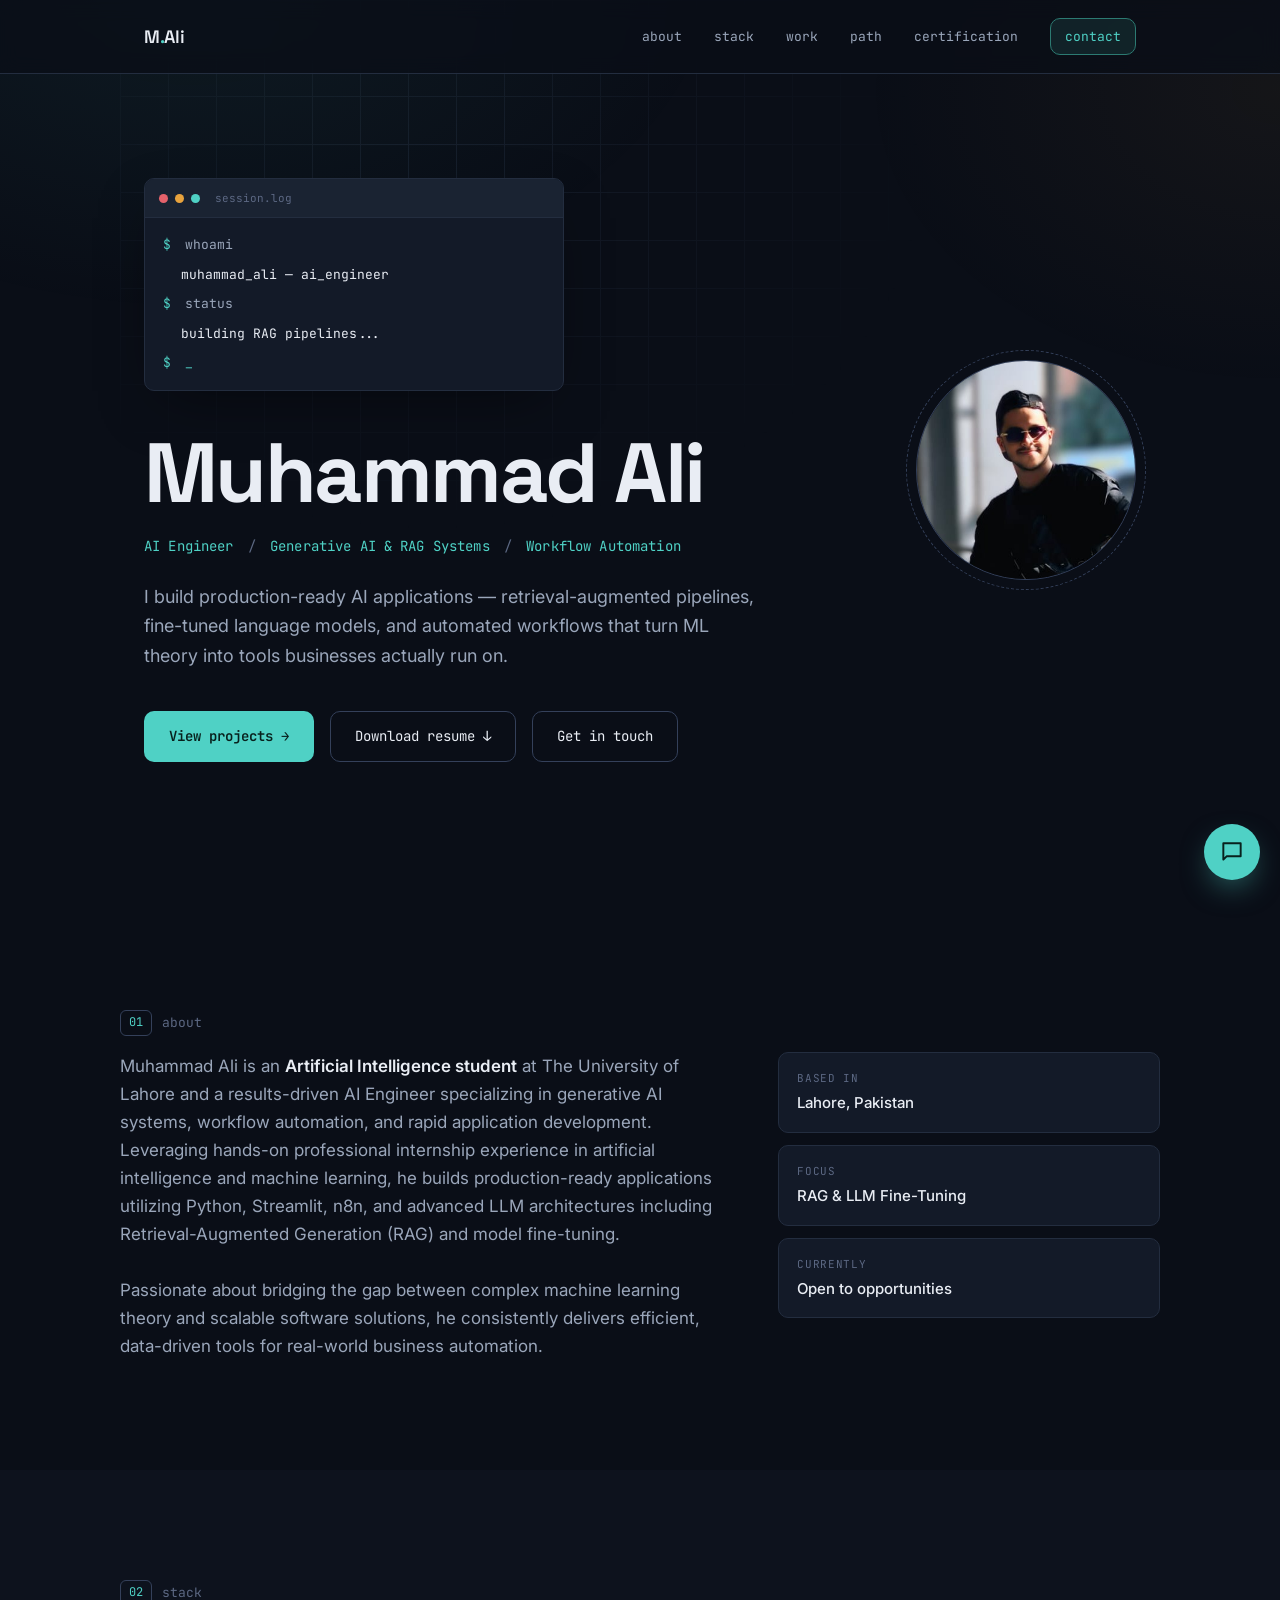
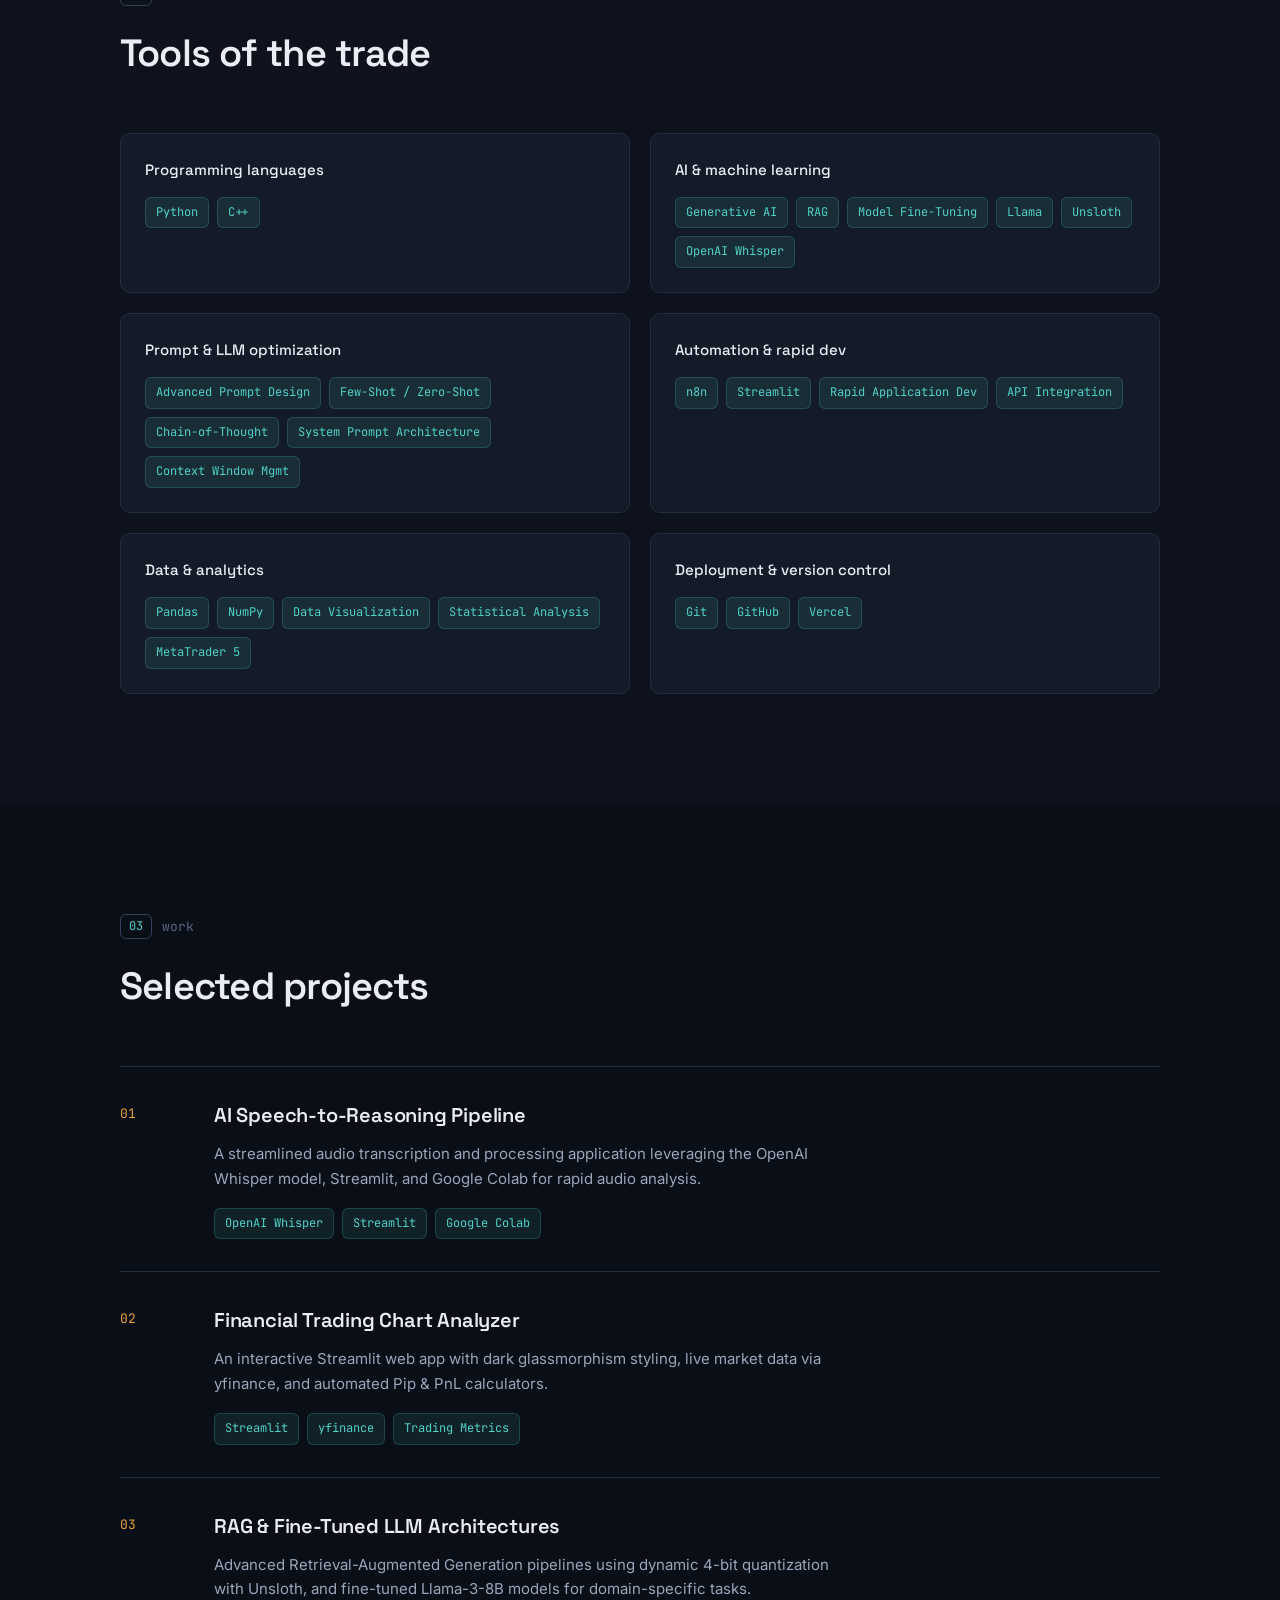
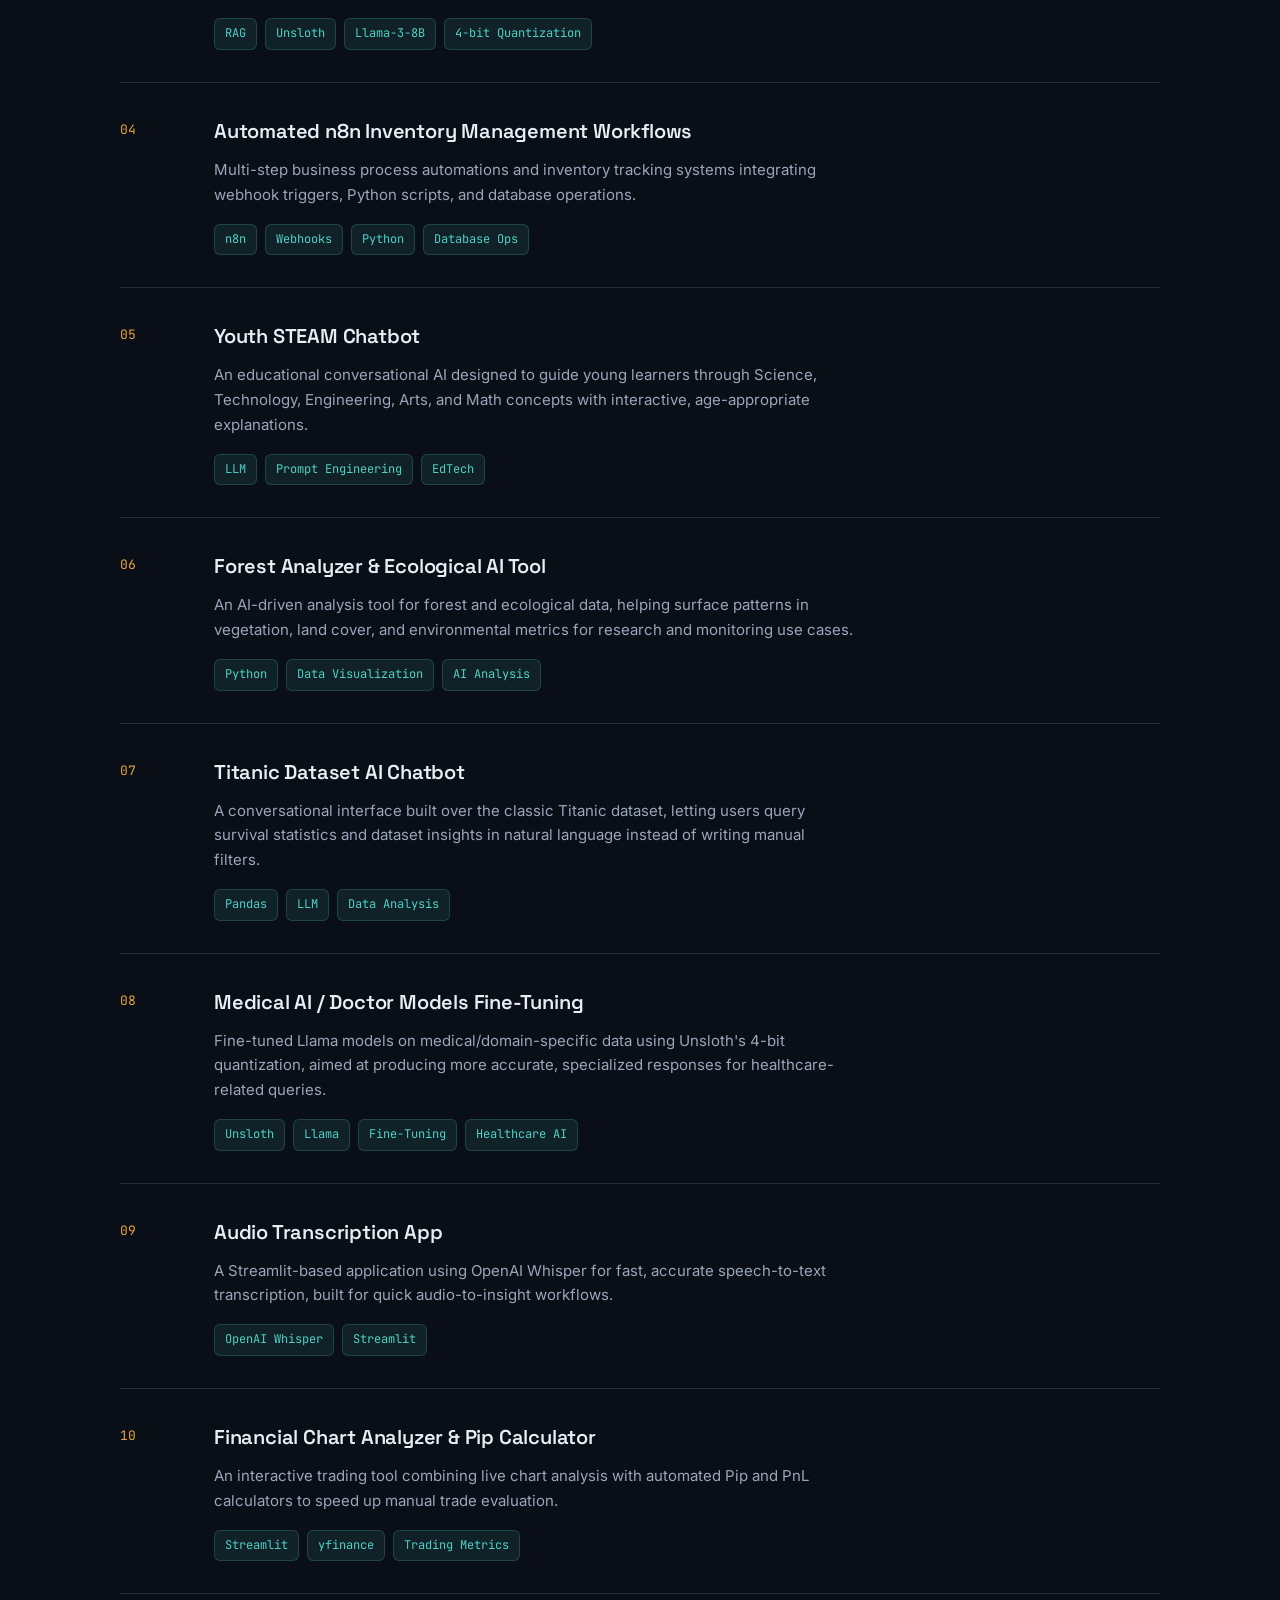
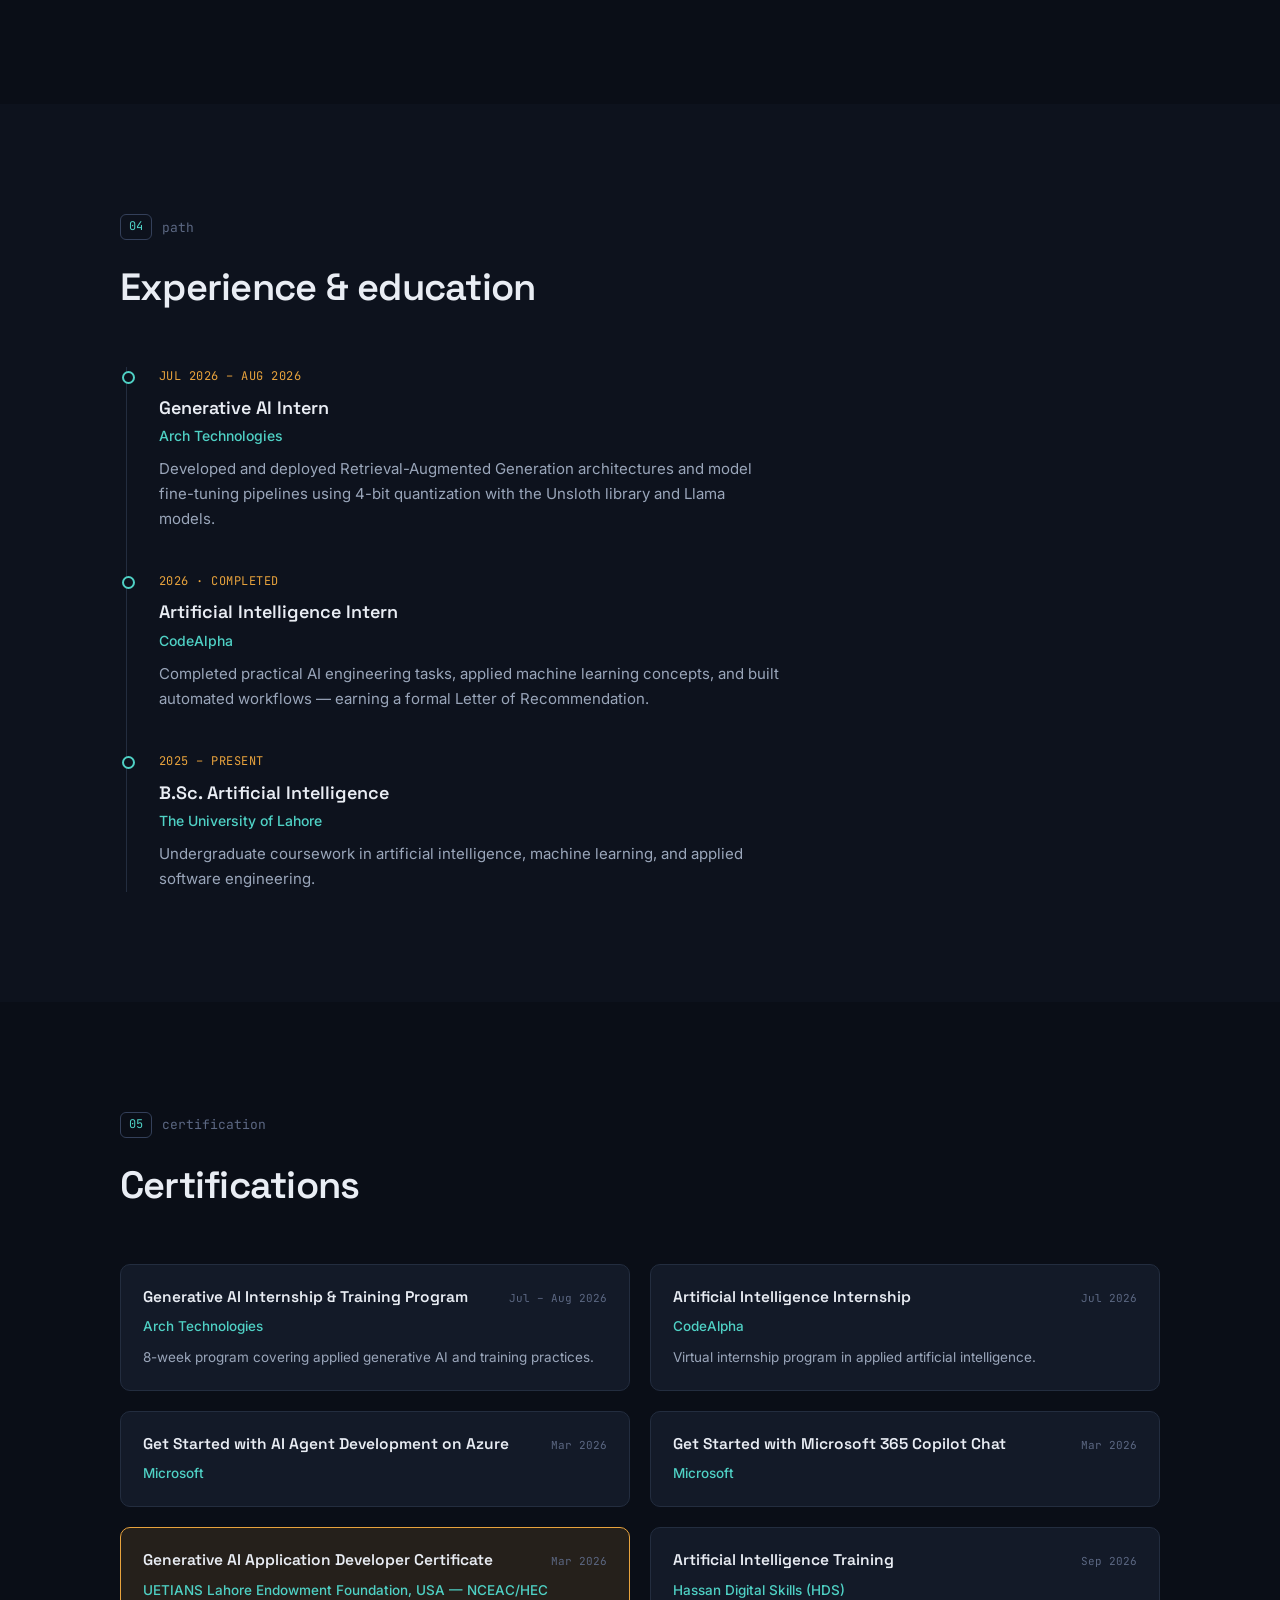
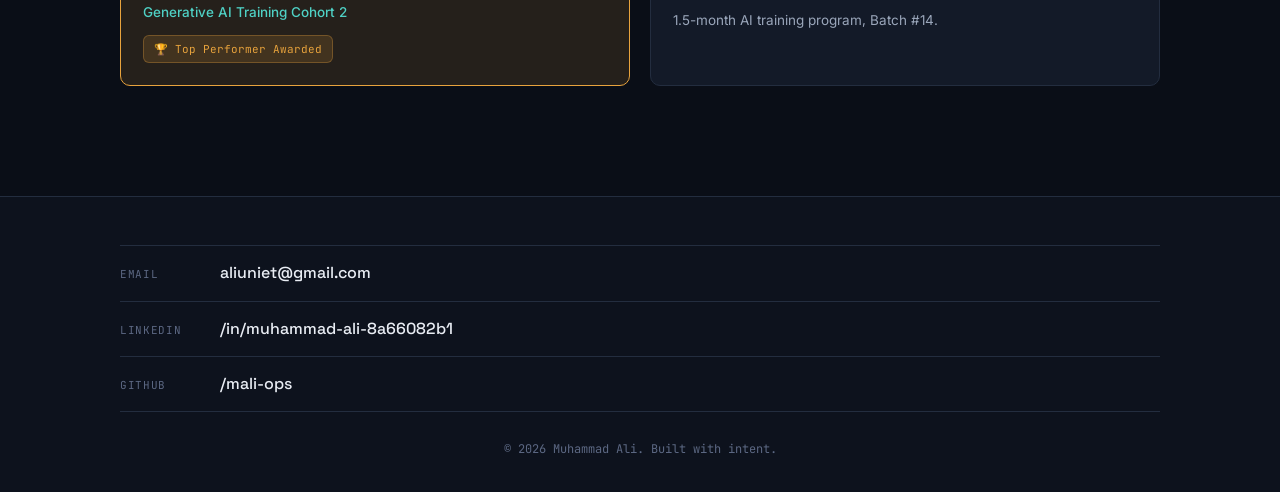
<file: index.html>
<!DOCTYPE html>
<html lang="en">
<head>
<meta charset="UTF-8">
<meta name="viewport" content="width=device-width, initial-scale=1.0">
<title>Muhammad Ali — AI Engineer</title>
<meta name="description" content="Muhammad Ali — AI Engineer specializing in Generative AI, RAG systems, and workflow automation.">
<link rel="preconnect" href="https://fonts.googleapis.com">
<link rel="preconnect" href="https://fonts.gstatic.com" crossorigin>
<link href="https://fonts.googleapis.com/css2?family=Space+Grotesk:wght@400;500;600;700&family=JetBrains+Mono:wght@400;500;600&family=Inter:wght@400;500;600&display=swap" rel="stylesheet">
<link rel="stylesheet" href="style.css">
</head>
<body>

<div class="grain"></div>

<nav id="navbar">
  <div class="nav-inner">
    <a href="#home" class="nav-logo">M<span class="dot">.</span>Ali</a>
    <div class="nav-links">
      <a href="#about">about</a>
      <a href="#stack">stack</a>
      <a href="#work">work</a>
      <a href="#path">path</a>
      <a href="#certs">certification</a>
      <a href="#" class="nav-cta" data-open-chat>contact</a>
    </div>
    <button class="nav-toggle" id="navToggle" aria-label="Toggle menu" aria-expanded="false">
      <span></span><span></span><span></span>
    </button>
  </div>
</nav>

<main>

  <!-- HERO -->
  <section id="home" class="hero">
    <div class="hero-grid"></div>
    <div class="hero-inner">
      <div class="hero-top">
        <div class="hero-text">
          <div class="terminal-block">
            <div class="terminal-bar">
              <span class="tdot r"></span><span class="tdot y"></span><span class="tdot g"></span>
              <span class="terminal-title">session.log</span>
            </div>
            <div class="terminal-body">
              <p><span class="prompt">$</span> whoami</p>
              <p class="output">muhammad_ali — ai_engineer</p>
              <p><span class="prompt">$</span> status</p>
              <p class="output typed" id="typedLine"></p>
              <p class="cursor-line"><span class="prompt">$</span> <span class="blink">_</span></p>
            </div>
          </div>

          <h1 class="hero-title">
            Muhammad Ali
          </h1>
          <p class="hero-role">AI Engineer <span class="sep">/</span> Generative AI &amp; RAG Systems <span class="sep">/</span> Workflow Automation</p>
          <p class="hero-desc">I build production-ready AI applications — retrieval-augmented pipelines, fine-tuned language models, and automated workflows that turn ML theory into tools businesses actually run on.</p>

          <div class="hero-actions">
            <a href="#work" class="btn btn-primary">View projects <span class="arrow">→</span></a>
            <a href="assets/resume.pdf" class="btn btn-ghost" download>Download resume <span class="arrow">↓</span></a>
            <a href="#" class="btn btn-ghost" data-open-chat>Get in touch</a>
          </div>
        </div>

        <div class="hero-photo-wrap">
          <div class="hero-photo">
            <img src="assets/photo.jpg" alt="Muhammad Ali" onerror="this.parentElement.classList.add('photo-fallback')">
            <span class="initials">MA</span>
          </div>
          <span class="photo-ring"></span>
        </div>
      </div>
    </div>
  </section>

  <!-- ABOUT -->
  <section id="about" class="section">
    <div class="section-inner">
      <div class="eyebrow"><span class="eyebrow-mark">01</span> about</div>
      <div class="about-grid">
        <p class="about-text">
          Muhammad Ali is an <strong>Artificial Intelligence student</strong> at The University of Lahore and a results-driven AI Engineer specializing in generative AI systems, workflow automation, and rapid application development. Leveraging hands-on professional internship experience in artificial intelligence and machine learning, he builds production-ready applications utilizing Python, Streamlit, n8n, and advanced LLM architectures including Retrieval-Augmented Generation (RAG) and model fine-tuning.
          <br><br>
          Passionate about bridging the gap between complex machine learning theory and scalable software solutions, he consistently delivers efficient, data-driven tools for real-world business automation.
        </p>
        <div class="about-meta">
          <div class="meta-card">
            <span class="meta-label">based in</span>
            <span class="meta-value">Lahore, Pakistan</span>
          </div>
          <div class="meta-card">
            <span class="meta-label">focus</span>
            <span class="meta-value">RAG &amp; LLM Fine-Tuning</span>
          </div>
          <div class="meta-card">
            <span class="meta-label">currently</span>
            <span class="meta-value">Open to opportunities</span>
          </div>
        </div>
      </div>
    </div>
  </section>

  <!-- SKILLS / STACK -->
  <section id="stack" class="section alt">
    <div class="section-inner">
      <div class="eyebrow"><span class="eyebrow-mark">02</span> stack</div>
      <h2 class="section-title">Tools of the trade</h2>

      <div class="stack-grid">
        <div class="stack-card">
          <h3>Programming languages</h3>
          <div class="tags">
            <span class="tag">Python</span><span class="tag">C++</span>
          </div>
        </div>

        <div class="stack-card">
          <h3>AI &amp; machine learning</h3>
          <div class="tags">
            <span class="tag">Generative AI</span><span class="tag">RAG</span><span class="tag">Model Fine-Tuning</span><span class="tag">Llama</span><span class="tag">Unsloth</span><span class="tag">OpenAI Whisper</span>
          </div>
        </div>

        <div class="stack-card">
          <h3>Prompt &amp; LLM optimization</h3>
          <div class="tags">
            <span class="tag">Advanced Prompt Design</span><span class="tag">Few-Shot / Zero-Shot</span><span class="tag">Chain-of-Thought</span><span class="tag">System Prompt Architecture</span><span class="tag">Context Window Mgmt</span>
          </div>
        </div>

        <div class="stack-card">
          <h3>Automation &amp; rapid dev</h3>
          <div class="tags">
            <span class="tag">n8n</span><span class="tag">Streamlit</span><span class="tag">Rapid Application Dev</span><span class="tag">API Integration</span>
          </div>
        </div>

        <div class="stack-card">
          <h3>Data &amp; analytics</h3>
          <div class="tags">
            <span class="tag">Pandas</span><span class="tag">NumPy</span><span class="tag">Data Visualization</span><span class="tag">Statistical Analysis</span><span class="tag">MetaTrader 5</span>
          </div>
        </div>

        <div class="stack-card">
          <h3>Deployment &amp; version control</h3>
          <div class="tags">
            <span class="tag">Git</span><span class="tag">GitHub</span><span class="tag">Vercel</span>
          </div>
        </div>
      </div>
    </div>
  </section>

  <!-- PROJECTS -->
  <section id="work" class="section">
    <div class="section-inner">
      <div class="eyebrow"><span class="eyebrow-mark">03</span> work</div>
      <h2 class="section-title">Selected projects</h2>

      <div class="project-list">

        <article class="project-card">
          <div class="project-index">01</div>
          <div class="project-body">
            <h3>AI Speech-to-Reasoning Pipeline</h3>
            <p>A streamlined audio transcription and processing application leveraging the OpenAI Whisper model, Streamlit, and Google Colab for rapid audio analysis.</p>
            <div class="tags">
              <span class="tag">OpenAI Whisper</span><span class="tag">Streamlit</span><span class="tag">Google Colab</span>
            </div>
          </div>
        </article>

        <article class="project-card">
          <div class="project-index">02</div>
          <div class="project-body">
            <h3>Financial Trading Chart Analyzer</h3>
            <p>An interactive Streamlit web app with dark glassmorphism styling, live market data via yfinance, and automated Pip &amp; PnL calculators.</p>
            <div class="tags">
              <span class="tag">Streamlit</span><span class="tag">yfinance</span><span class="tag">Trading Metrics</span>
            </div>
          </div>
        </article>

        <article class="project-card">
          <div class="project-index">03</div>
          <div class="project-body">
            <h3>RAG &amp; Fine-Tuned LLM Architectures</h3>
            <p>Advanced Retrieval-Augmented Generation pipelines using dynamic 4-bit quantization with Unsloth, and fine-tuned Llama-3-8B models for domain-specific tasks.</p>
            <div class="tags">
              <span class="tag">RAG</span><span class="tag">Unsloth</span><span class="tag">Llama-3-8B</span><span class="tag">4-bit Quantization</span>
            </div>
          </div>
        </article>

        <article class="project-card">
          <div class="project-index">04</div>
          <div class="project-body">
            <h3>Automated n8n Inventory Management Workflows</h3>
            <p>Multi-step business process automations and inventory tracking systems integrating webhook triggers, Python scripts, and database operations.</p>
            <div class="tags">
              <span class="tag">n8n</span><span class="tag">Webhooks</span><span class="tag">Python</span><span class="tag">Database Ops</span>
            </div>
          </div>
        </article>

        <article class="project-card">
          <div class="project-index">05</div>
          <div class="project-body">
            <h3>Youth STEAM Chatbot</h3>
            <p>An educational conversational AI designed to guide young learners through Science, Technology, Engineering, Arts, and Math concepts with interactive, age-appropriate explanations.</p>
            <div class="tags">
              <span class="tag">LLM</span><span class="tag">Prompt Engineering</span><span class="tag">EdTech</span>
            </div>
          </div>
        </article>

        <article class="project-card">
          <div class="project-index">06</div>
          <div class="project-body">
            <h3>Forest Analyzer &amp; Ecological AI Tool</h3>
            <p>An AI-driven analysis tool for forest and ecological data, helping surface patterns in vegetation, land cover, and environmental metrics for research and monitoring use cases.</p>
            <div class="tags">
              <span class="tag">Python</span><span class="tag">Data Visualization</span><span class="tag">AI Analysis</span>
            </div>
          </div>
        </article>

        <article class="project-card">
          <div class="project-index">07</div>
          <div class="project-body">
            <h3>Titanic Dataset AI Chatbot</h3>
            <p>A conversational interface built over the classic Titanic dataset, letting users query survival statistics and dataset insights in natural language instead of writing manual filters.</p>
            <div class="tags">
              <span class="tag">Pandas</span><span class="tag">LLM</span><span class="tag">Data Analysis</span>
            </div>
          </div>
        </article>

        <article class="project-card">
          <div class="project-index">08</div>
          <div class="project-body">
            <h3>Medical AI / Doctor Models Fine-Tuning</h3>
            <p>Fine-tuned Llama models on medical/domain-specific data using Unsloth's 4-bit quantization, aimed at producing more accurate, specialized responses for healthcare-related queries.</p>
            <div class="tags">
              <span class="tag">Unsloth</span><span class="tag">Llama</span><span class="tag">Fine-Tuning</span><span class="tag">Healthcare AI</span>
            </div>
          </div>
        </article>

        <article class="project-card">
          <div class="project-index">09</div>
          <div class="project-body">
            <h3>Audio Transcription App</h3>
            <p>A Streamlit-based application using OpenAI Whisper for fast, accurate speech-to-text transcription, built for quick audio-to-insight workflows.</p>
            <div class="tags">
              <span class="tag">OpenAI Whisper</span><span class="tag">Streamlit</span>
            </div>
          </div>
        </article>

        <article class="project-card">
          <div class="project-index">10</div>
          <div class="project-body">
            <h3>Financial Chart Analyzer &amp; Pip Calculator</h3>
            <p>An interactive trading tool combining live chart analysis with automated Pip and PnL calculators to speed up manual trade evaluation.</p>
            <div class="tags">
              <span class="tag">Streamlit</span><span class="tag">yfinance</span><span class="tag">Trading Metrics</span>
            </div>
          </div>
        </article>

      </div>
    </div>
  </section>

  <!-- EXPERIENCE + EDUCATION -->
  <section id="path" class="section alt">
    <div class="section-inner">
      <div class="eyebrow"><span class="eyebrow-mark">04</span> path</div>
      <h2 class="section-title">Experience &amp; education</h2>

      <div class="timeline">

        <div class="timeline-item">
          <div class="timeline-date">Jul 2026 – Aug 2026</div>
          <div class="timeline-content">
            <h3>Generative AI Intern</h3>
            <p class="timeline-org">Arch Technologies</p>
            <p>Developed and deployed Retrieval-Augmented Generation architectures and model fine-tuning pipelines using 4-bit quantization with the Unsloth library and Llama models.</p>
          </div>
        </div>

        <div class="timeline-item">
          <div class="timeline-date">2026 · Completed</div>
          <div class="timeline-content">
            <h3>Artificial Intelligence Intern</h3>
            <p class="timeline-org">CodeAlpha</p>
            <p>Completed practical AI engineering tasks, applied machine learning concepts, and built automated workflows — earning a formal Letter of Recommendation.</p>
          </div>
        </div>

        <div class="timeline-item">
          <div class="timeline-date">2025 – Present</div>
          <div class="timeline-content">
            <h3>B.Sc. Artificial Intelligence</h3>
            <p class="timeline-org">The University of Lahore</p>
            <p>Undergraduate coursework in artificial intelligence, machine learning, and applied software engineering.</p>
          </div>
        </div>

      </div>
    </div>
  </section>

  <!-- CERTIFICATIONS -->
  <section id="certs" class="section">
    <div class="section-inner">
      <div class="eyebrow"><span class="eyebrow-mark">05</span> certification</div>
      <h2 class="section-title">Certifications</h2>

      <div class="certs-grid">

        <div class="cert-card">
          <div class="cert-top">
            <h3>Generative AI Internship &amp; Training Program</h3>
            <span class="cert-date">Jul – Aug 2026</span>
          </div>
          <p class="cert-org">Arch Technologies</p>
          <p class="cert-desc">8-week program covering applied generative AI and training practices.</p>
        </div>

        <div class="cert-card">
          <div class="cert-top">
            <h3>Artificial Intelligence Internship</h3>
            <span class="cert-date">Jul 2026</span>
          </div>
          <p class="cert-org">CodeAlpha</p>
          <p class="cert-desc">Virtual internship program in applied artificial intelligence.</p>
        </div>

        <div class="cert-card">
          <div class="cert-top">
            <h3>Get Started with AI Agent Development on Azure</h3>
            <span class="cert-date">Mar 2026</span>
          </div>
          <p class="cert-org">Microsoft</p>
        </div>

        <div class="cert-card">
          <div class="cert-top">
            <h3>Get Started with Microsoft 365 Copilot Chat</h3>
            <span class="cert-date">Mar 2026</span>
          </div>
          <p class="cert-org">Microsoft</p>
        </div>

        <div class="cert-card cert-highlight">
          <div class="cert-top">
            <h3>Generative AI Application Developer Certificate</h3>
            <span class="cert-date">Mar 2026</span>
          </div>
          <p class="cert-org">UETIANS Lahore Endowment Foundation, USA — NCEAC/HEC Generative AI Training Cohort 2</p>
          <span class="cert-badge">🏆 Top Performer Awarded</span>
        </div>

        <div class="cert-card">
          <div class="cert-top">
            <h3>Artificial Intelligence Training</h3>
            <span class="cert-date">Sep 2026</span>
          </div>
          <p class="cert-org">Hassan Digital Skills (HDS)</p>
          <p class="cert-desc">1.5-month AI training program, Batch #14.</p>
        </div>

      </div>
    </div>
  </section>

</main>

<!-- AI ASSISTANT WIDGET -->
<div id="chatWidget" class="chat-widget">
  <button id="chatToggle" class="chat-bubble" aria-label="Open AI assistant" aria-expanded="false">
    <svg class="icon-chat" width="26" height="26" viewBox="0 0 24 24" fill="none" xmlns="http://www.w3.org/2000/svg">
      <path d="M4 4h16v12H7l-3 3V4z" stroke="currentColor" stroke-width="1.8" stroke-linejoin="round"/>
    </svg>
    <svg class="icon-close" width="20" height="20" viewBox="0 0 24 24" fill="none" xmlns="http://www.w3.org/2000/svg">
      <path d="M5 5l14 14M19 5L5 19" stroke="currentColor" stroke-width="1.8" stroke-linecap="round"/>
    </svg>
  </button>

  <div id="chatPanel" class="chat-panel" hidden>
    <div class="chat-header">
      <div>
        <p class="chat-title">AI Assistant</p>
        <p class="chat-subtitle">Ask me anything</p>
      </div>
      <div class="chat-header-right">
        <span class="chat-status-dot"></span>
        <button type="button" id="chatClose" class="chat-close" aria-label="Close chat">
          <svg width="18" height="18" viewBox="0 0 24 24" fill="none" xmlns="http://www.w3.org/2000/svg">
            <path d="M5 5l14 14M19 5L5 19" stroke="currentColor" stroke-width="1.8" stroke-linecap="round"/>
          </svg>
        </button>
      </div>
    </div>

    <div id="chatMessages" class="chat-messages">
      <div class="chat-msg chat-msg-bot">
        <p>Hi 👋 I'm an AI assistant on this site. Ask me anything — or ask about Muhammad's projects and skills.</p>
      </div>
    </div>

    <form id="chatForm" class="chat-input-row">
      <input id="chatInput" type="text" placeholder="Type a message..." autocomplete="off" required>
      <button type="submit" class="chat-send" aria-label="Send">
        <svg width="18" height="18" viewBox="0 0 24 24" fill="none" xmlns="http://www.w3.org/2000/svg">
          <path d="M4 12h16M14 6l6 6-6 6" stroke="currentColor" stroke-width="1.8" stroke-linecap="round" stroke-linejoin="round"/>
        </svg>
      </button>
    </form>
  </div>
</div>

<footer>
  <div class="footer-inner">
    <div class="footer-links">
      <a href="mailto:aliuniet@gmail.com" class="footer-link">
        <span class="footer-link-label">email</span>
        <span class="footer-link-value">aliuniet@gmail.com</span>
      </a>
      <a href="https://www.linkedin.com/in/muhammad-ali-8a66082b1" target="_blank" rel="noopener" class="footer-link">
        <span class="footer-link-label">linkedin</span>
        <span class="footer-link-value">/in/muhammad-ali-8a66082b1</span>
      </a>
      <a href="https://github.com/mali-ops" target="_blank" rel="noopener" class="footer-link">
        <span class="footer-link-label">github</span>
        <span class="footer-link-value">/mali-ops</span>
      </a>
    </div>
    <p class="footer-copy">&copy; <span id="year"></span> Muhammad Ali. Built with intent.</p>
  </div>
</footer>

<script src="script.js"></script>
</body>
</html>
</file>
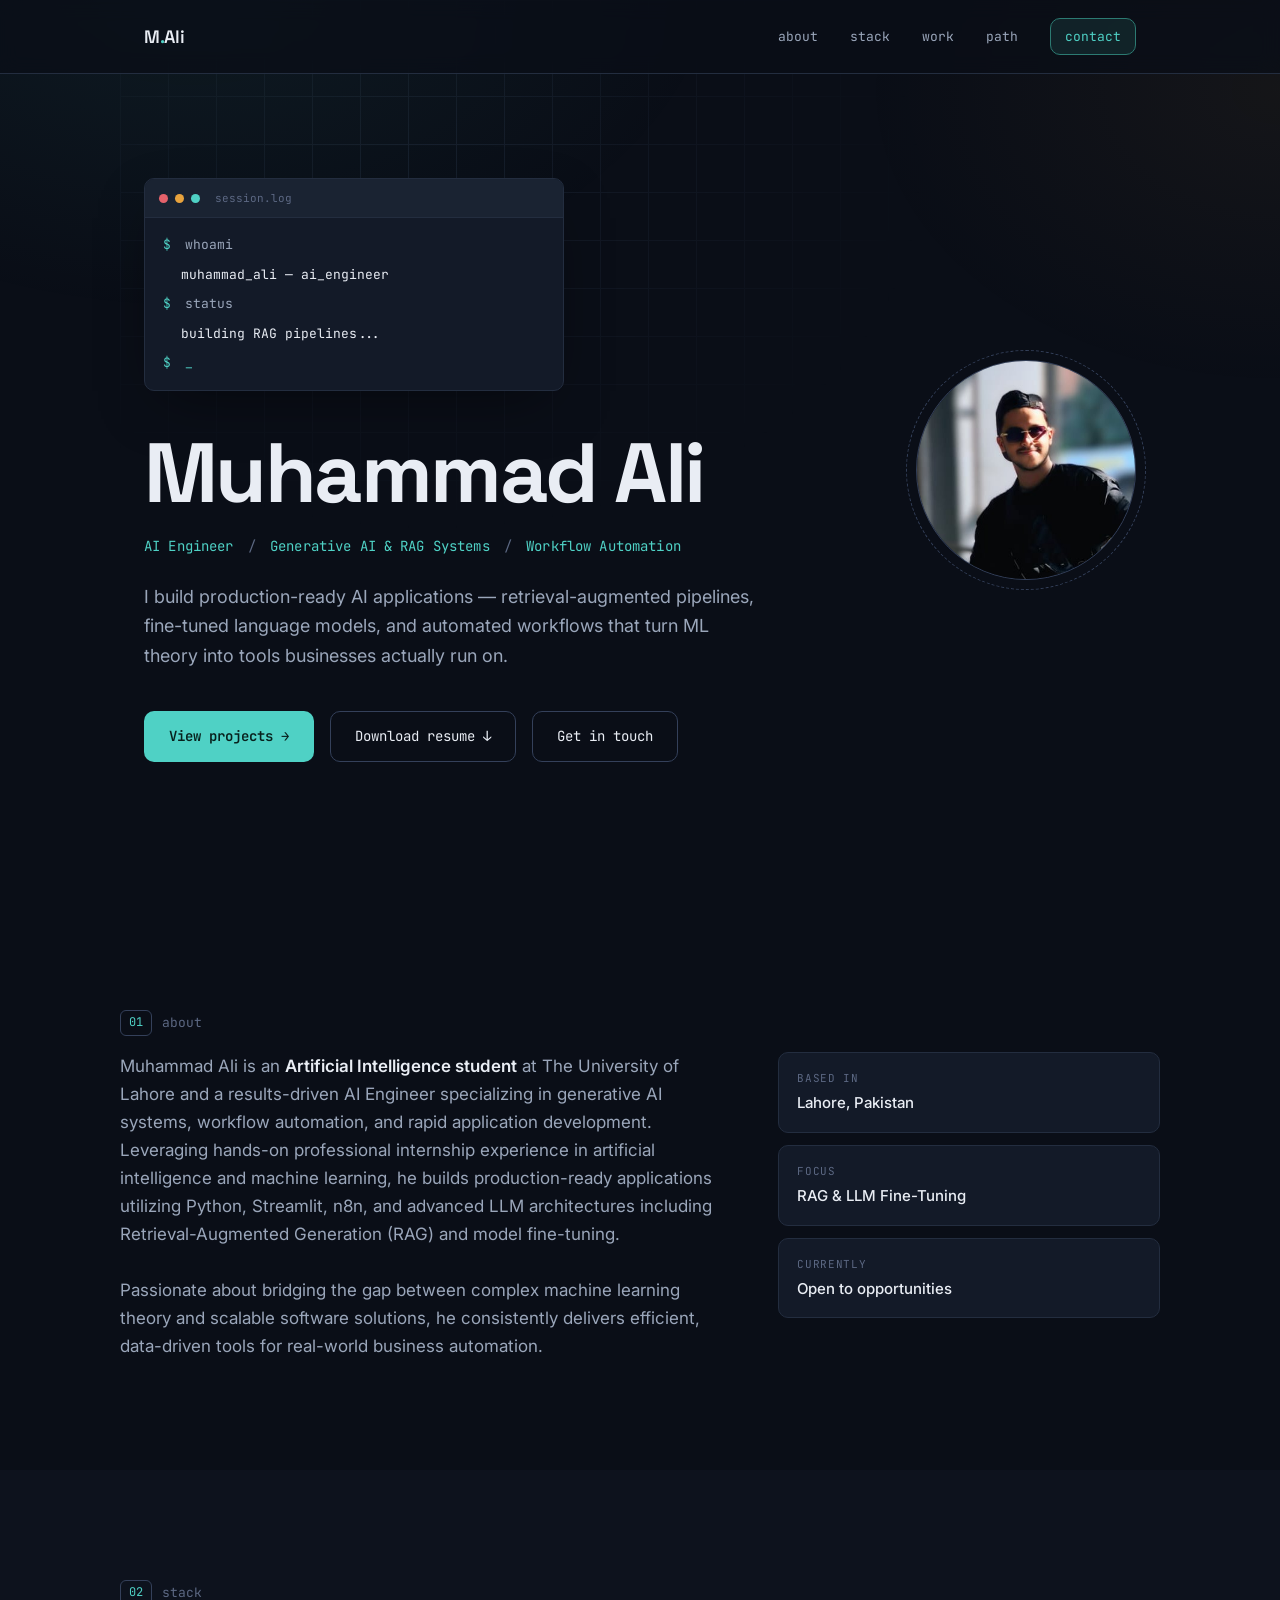
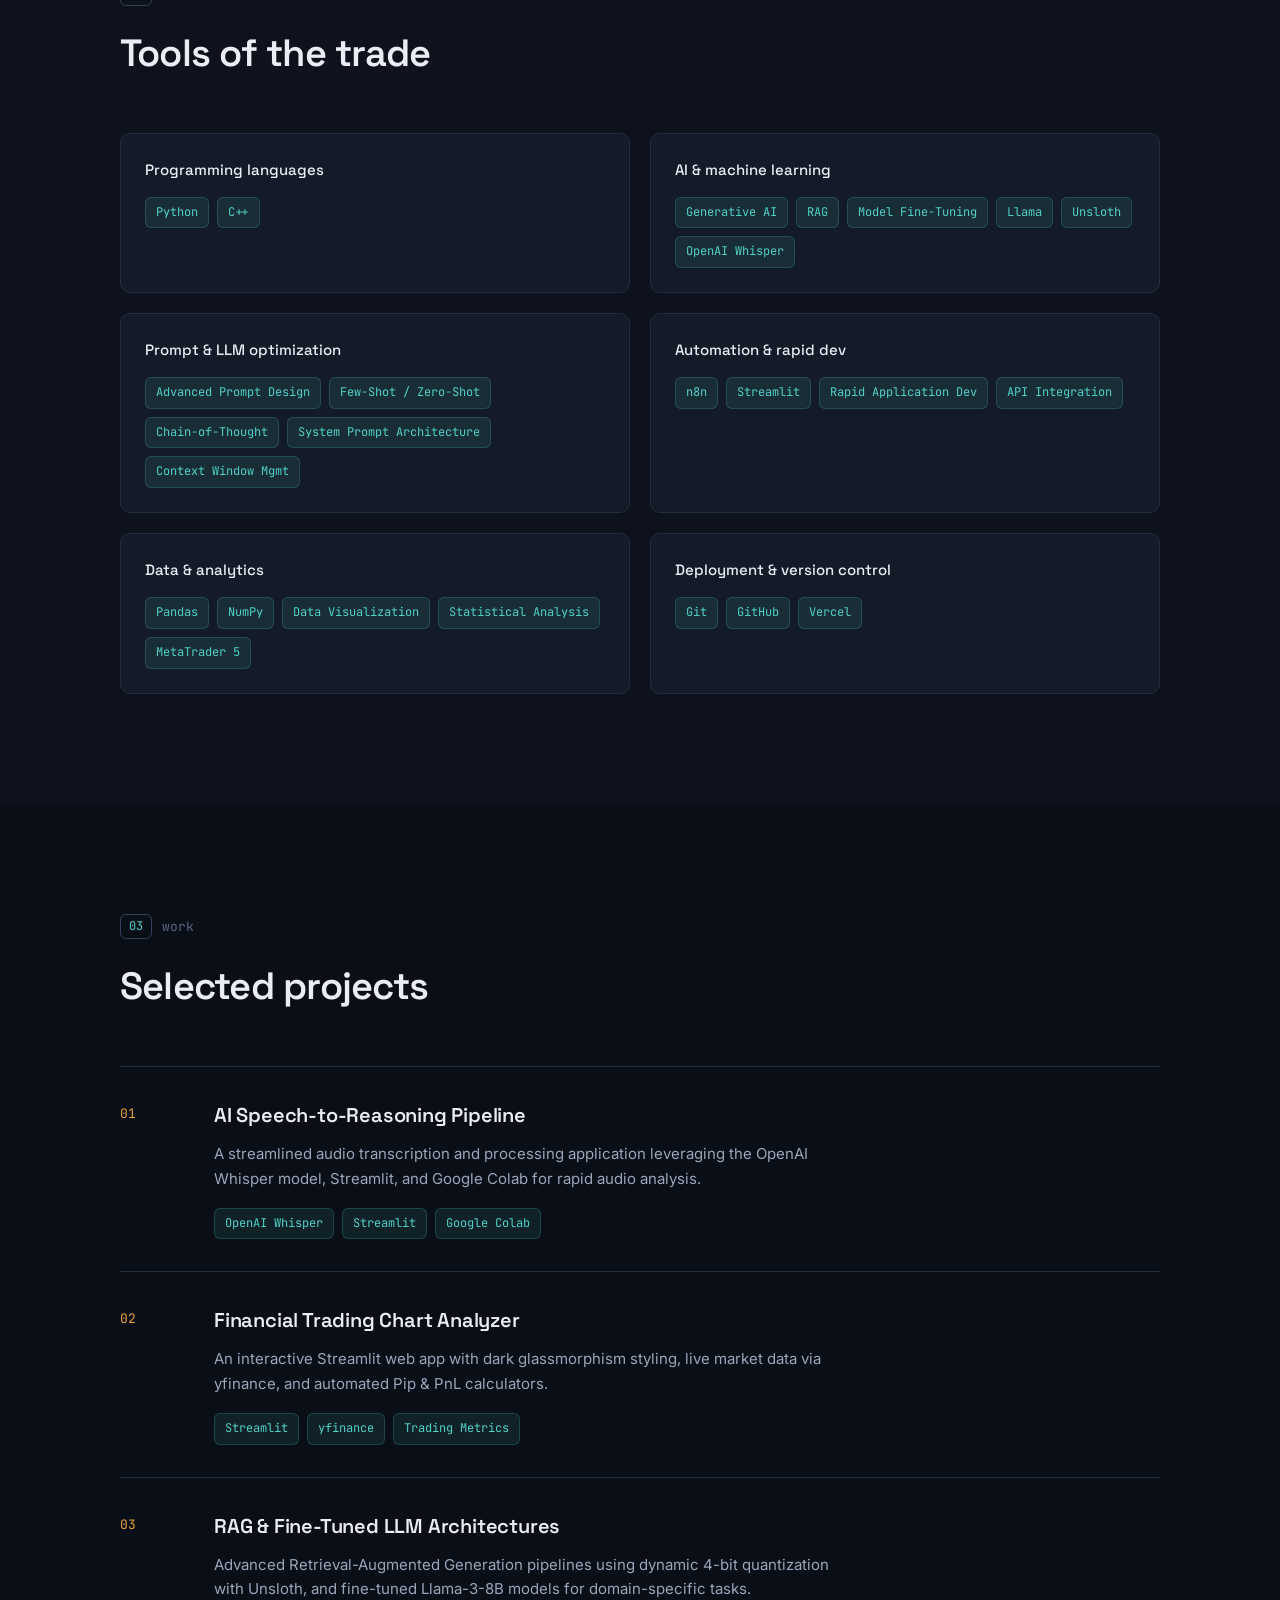
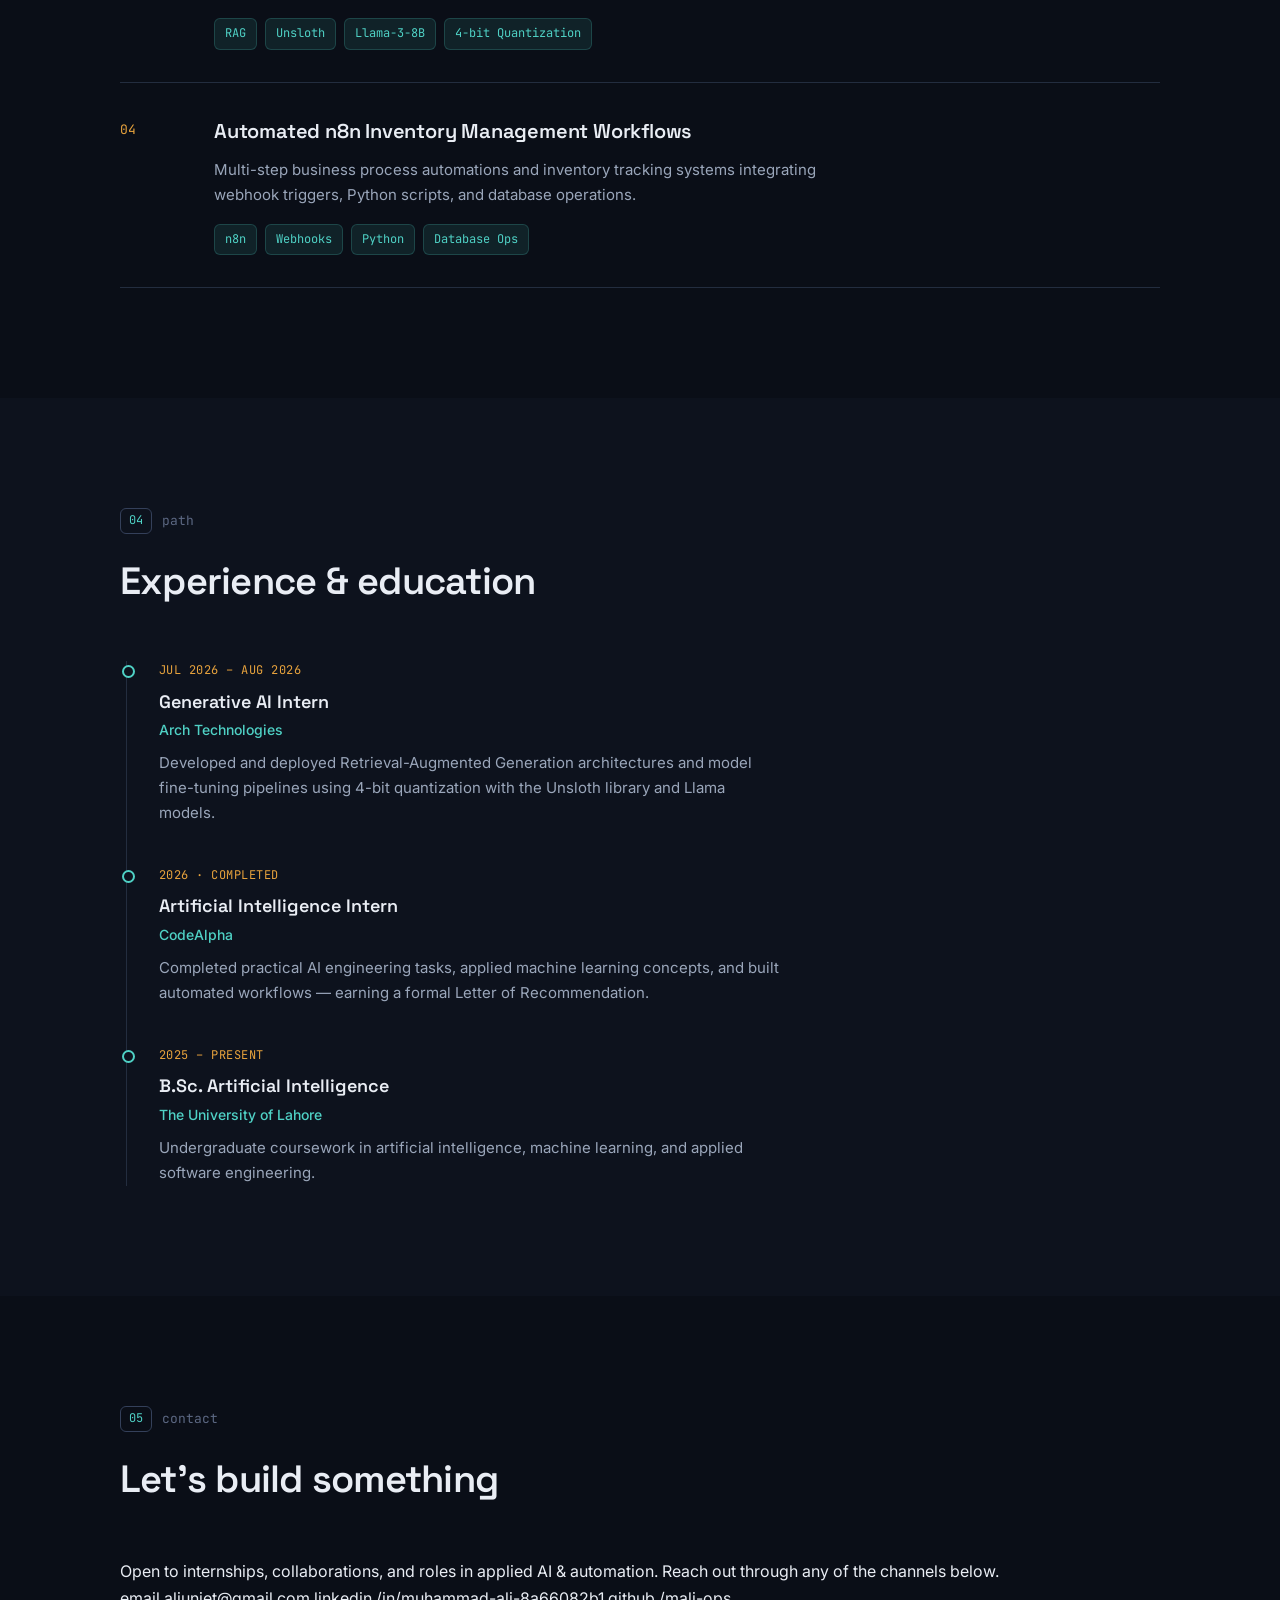
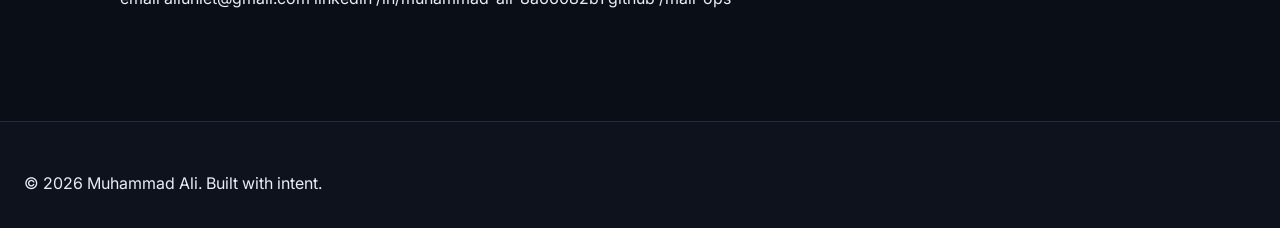
<file: index_1.html>
<!DOCTYPE html>
<html lang="en">
<head>
<meta charset="UTF-8">
<meta name="viewport" content="width=device-width, initial-scale=1.0">
<title>Muhammad Ali — AI Engineer</title>
<meta name="description" content="Muhammad Ali — AI Engineer specializing in Generative AI, RAG systems, and workflow automation.">
<link rel="preconnect" href="https://fonts.googleapis.com">
<link rel="preconnect" href="https://fonts.gstatic.com" crossorigin>
<link href="https://fonts.googleapis.com/css2?family=Space+Grotesk:wght@400;500;600;700&family=JetBrains+Mono:wght@400;500;600&family=Inter:wght@400;500;600&display=swap" rel="stylesheet">
<link rel="stylesheet" href="style.css">
</head>
<body>

<div class="grain"></div>

<nav id="navbar">
  <div class="nav-inner">
    <a href="#home" class="nav-logo">M<span class="dot">.</span>Ali</a>
    <div class="nav-links">
      <a href="#about">about</a>
      <a href="#stack">stack</a>
      <a href="#work">work</a>
      <a href="#path">path</a>
      <a href="#contact" class="nav-cta">contact</a>
    </div>
    <button class="nav-toggle" id="navToggle" aria-label="Toggle menu" aria-expanded="false">
      <span></span><span></span><span></span>
    </button>
  </div>
</nav>

<main>

  <!-- HERO -->
  <section id="home" class="hero">
    <div class="hero-grid"></div>
    <div class="hero-inner">
      <div class="hero-top">
        <div class="hero-text">
          <div class="terminal-block">
            <div class="terminal-bar">
              <span class="tdot r"></span><span class="tdot y"></span><span class="tdot g"></span>
              <span class="terminal-title">session.log</span>
            </div>
            <div class="terminal-body">
              <p><span class="prompt">$</span> whoami</p>
              <p class="output">muhammad_ali — ai_engineer</p>
              <p><span class="prompt">$</span> status</p>
              <p class="output typed" id="typedLine"></p>
              <p class="cursor-line"><span class="prompt">$</span> <span class="blink">_</span></p>
            </div>
          </div>

          <h1 class="hero-title">
            Muhammad Ali
          </h1>
          <p class="hero-role">AI Engineer <span class="sep">/</span> Generative AI &amp; RAG Systems <span class="sep">/</span> Workflow Automation</p>
          <p class="hero-desc">I build production-ready AI applications — retrieval-augmented pipelines, fine-tuned language models, and automated workflows that turn ML theory into tools businesses actually run on.</p>

          <div class="hero-actions">
            <a href="#work" class="btn btn-primary">View projects <span class="arrow">→</span></a>
            <a href="assets/resume.pdf" class="btn btn-ghost" download>Download resume <span class="arrow">↓</span></a>
            <a href="#contact" class="btn btn-ghost">Get in touch</a>
          </div>
        </div>

        <div class="hero-photo-wrap">
          <div class="hero-photo">
            <img src="assets/photo.jpg" alt="Muhammad Ali" onerror="this.parentElement.classList.add('photo-fallback')">
            <span class="initials">MA</span>
          </div>
          <span class="photo-ring"></span>
        </div>
      </div>
    </div>
  </section>

  <!-- ABOUT -->
  <section id="about" class="section">
    <div class="section-inner">
      <div class="eyebrow"><span class="eyebrow-mark">01</span> about</div>
      <div class="about-grid">
        <p class="about-text">
          Muhammad Ali is an <strong>Artificial Intelligence student</strong> at The University of Lahore and a results-driven AI Engineer specializing in generative AI systems, workflow automation, and rapid application development. Leveraging hands-on professional internship experience in artificial intelligence and machine learning, he builds production-ready applications utilizing Python, Streamlit, n8n, and advanced LLM architectures including Retrieval-Augmented Generation (RAG) and model fine-tuning.
          <br><br>
          Passionate about bridging the gap between complex machine learning theory and scalable software solutions, he consistently delivers efficient, data-driven tools for real-world business automation.
        </p>
        <div class="about-meta">
          <div class="meta-card">
            <span class="meta-label">based in</span>
            <span class="meta-value">Lahore, Pakistan</span>
          </div>
          <div class="meta-card">
            <span class="meta-label">focus</span>
            <span class="meta-value">RAG &amp; LLM Fine-Tuning</span>
          </div>
          <div class="meta-card">
            <span class="meta-label">currently</span>
            <span class="meta-value">Open to opportunities</span>
          </div>
        </div>
      </div>
    </div>
  </section>

  <!-- SKILLS / STACK -->
  <section id="stack" class="section alt">
    <div class="section-inner">
      <div class="eyebrow"><span class="eyebrow-mark">02</span> stack</div>
      <h2 class="section-title">Tools of the trade</h2>

      <div class="stack-grid">
        <div class="stack-card">
          <h3>Programming languages</h3>
          <div class="tags">
            <span class="tag">Python</span><span class="tag">C++</span>
          </div>
        </div>

        <div class="stack-card">
          <h3>AI &amp; machine learning</h3>
          <div class="tags">
            <span class="tag">Generative AI</span><span class="tag">RAG</span><span class="tag">Model Fine-Tuning</span><span class="tag">Llama</span><span class="tag">Unsloth</span><span class="tag">OpenAI Whisper</span>
          </div>
        </div>

        <div class="stack-card">
          <h3>Prompt &amp; LLM optimization</h3>
          <div class="tags">
            <span class="tag">Advanced Prompt Design</span><span class="tag">Few-Shot / Zero-Shot</span><span class="tag">Chain-of-Thought</span><span class="tag">System Prompt Architecture</span><span class="tag">Context Window Mgmt</span>
          </div>
        </div>

        <div class="stack-card">
          <h3>Automation &amp; rapid dev</h3>
          <div class="tags">
            <span class="tag">n8n</span><span class="tag">Streamlit</span><span class="tag">Rapid Application Dev</span><span class="tag">API Integration</span>
          </div>
        </div>

        <div class="stack-card">
          <h3>Data &amp; analytics</h3>
          <div class="tags">
            <span class="tag">Pandas</span><span class="tag">NumPy</span><span class="tag">Data Visualization</span><span class="tag">Statistical Analysis</span><span class="tag">MetaTrader 5</span>
          </div>
        </div>

        <div class="stack-card">
          <h3>Deployment &amp; version control</h3>
          <div class="tags">
            <span class="tag">Git</span><span class="tag">GitHub</span><span class="tag">Vercel</span>
          </div>
        </div>
      </div>
    </div>
  </section>

  <!-- PROJECTS -->
  <section id="work" class="section">
    <div class="section-inner">
      <div class="eyebrow"><span class="eyebrow-mark">03</span> work</div>
      <h2 class="section-title">Selected projects</h2>

      <div class="project-list">

        <article class="project-card">
          <div class="project-index">01</div>
          <div class="project-body">
            <h3>AI Speech-to-Reasoning Pipeline</h3>
            <p>A streamlined audio transcription and processing application leveraging the OpenAI Whisper model, Streamlit, and Google Colab for rapid audio analysis.</p>
            <div class="tags">
              <span class="tag">OpenAI Whisper</span><span class="tag">Streamlit</span><span class="tag">Google Colab</span>
            </div>
          </div>
        </article>

        <article class="project-card">
          <div class="project-index">02</div>
          <div class="project-body">
            <h3>Financial Trading Chart Analyzer</h3>
            <p>An interactive Streamlit web app with dark glassmorphism styling, live market data via yfinance, and automated Pip &amp; PnL calculators.</p>
            <div class="tags">
              <span class="tag">Streamlit</span><span class="tag">yfinance</span><span class="tag">Trading Metrics</span>
            </div>
          </div>
        </article>

        <article class="project-card">
          <div class="project-index">03</div>
          <div class="project-body">
            <h3>RAG &amp; Fine-Tuned LLM Architectures</h3>
            <p>Advanced Retrieval-Augmented Generation pipelines using dynamic 4-bit quantization with Unsloth, and fine-tuned Llama-3-8B models for domain-specific tasks.</p>
            <div class="tags">
              <span class="tag">RAG</span><span class="tag">Unsloth</span><span class="tag">Llama-3-8B</span><span class="tag">4-bit Quantization</span>
            </div>
          </div>
        </article>

        <article class="project-card">
          <div class="project-index">04</div>
          <div class="project-body">
            <h3>Automated n8n Inventory Management Workflows</h3>
            <p>Multi-step business process automations and inventory tracking systems integrating webhook triggers, Python scripts, and database operations.</p>
            <div class="tags">
              <span class="tag">n8n</span><span class="tag">Webhooks</span><span class="tag">Python</span><span class="tag">Database Ops</span>
            </div>
          </div>
        </article>

      </div>
    </div>
  </section>

  <!-- EXPERIENCE + EDUCATION -->
  <section id="path" class="section alt">
    <div class="section-inner">
      <div class="eyebrow"><span class="eyebrow-mark">04</span> path</div>
      <h2 class="section-title">Experience &amp; education</h2>

      <div class="timeline">

        <div class="timeline-item">
          <div class="timeline-date">Jul 2026 – Aug 2026</div>
          <div class="timeline-content">
            <h3>Generative AI Intern</h3>
            <p class="timeline-org">Arch Technologies</p>
            <p>Developed and deployed Retrieval-Augmented Generation architectures and model fine-tuning pipelines using 4-bit quantization with the Unsloth library and Llama models.</p>
          </div>
        </div>

        <div class="timeline-item">
          <div class="timeline-date">2026 · Completed</div>
          <div class="timeline-content">
            <h3>Artificial Intelligence Intern</h3>
            <p class="timeline-org">CodeAlpha</p>
            <p>Completed practical AI engineering tasks, applied machine learning concepts, and built automated workflows — earning a formal Letter of Recommendation.</p>
          </div>
        </div>

        <div class="timeline-item">
          <div class="timeline-date">2025 – Present</div>
          <div class="timeline-content">
            <h3>B.Sc. Artificial Intelligence</h3>
            <p class="timeline-org">The University of Lahore</p>
            <p>Undergraduate coursework in artificial intelligence, machine learning, and applied software engineering.</p>
          </div>
        </div>

      </div>
    </div>
  </section>

  <!-- CONTACT -->
  <section id="contact" class="section contact-section">
    <div class="section-inner">
      <div class="eyebrow"><span class="eyebrow-mark">05</span> contact</div>
      <h2 class="section-title">Let's build something</h2>
      <p class="contact-desc">Open to internships, collaborations, and roles in applied AI &amp; automation. Reach out through any of the channels below.</p>

      <div class="contact-links">
        <a href="mailto:aliuniet@gmail.com" class="contact-link">
          <span class="contact-label">email</span>
          <span class="contact-value">aliuniet@gmail.com</span>
        </a>
        <a href="https://www.linkedin.com/in/muhammad-ali-8a66082b1" target="_blank" rel="noopener" class="contact-link">
          <span class="contact-label">linkedin</span>
          <span class="contact-value">/in/muhammad-ali-8a66082b1</span>
        </a>
        <a href="https://github.com/mali-ops" target="_blank" rel="noopener" class="contact-link">
          <span class="contact-label">github</span>
          <span class="contact-value">/mali-ops</span>
        </a>
      </div>
    </div>
  </section>

</main>

<footer>
  <p>&copy; <span id="year"></span> Muhammad Ali. Built with intent.</p>
</footer>

<script src="script.js"></script>
</body>
</html>
</file>
<file: style.css>
/* ============================================
   TOKENS
   ============================================ */
:root {
  --bg: #0A0E17;
  --bg-alt: #0D121D;
  --surface: #131A28;
  --surface-2: #1A2332;
  --border: #232D3F;
  --border-strong: #34405A;

  --text-primary: #E9EDF4;
  --text-secondary: #9AA6BA;
  --text-muted: #5C6883;

  --accent: #4FD1C5;
  --accent-dim: #2C7A72;
  --accent-soft: rgba(79, 209, 197, 0.1);

  --warm: #E8A33D;
  --warm-soft: rgba(232, 163, 61, 0.12);

  --font-display: 'Space Grotesk', sans-serif;
  --font-body: 'Inter', sans-serif;
  --font-mono: 'JetBrains Mono', monospace;

  --radius: 10px;
  --max-width: 1040px;
}

* { margin: 0; padding: 0; box-sizing: border-box; }

html { scroll-behavior: smooth; }

section[id], .hero { scroll-margin-top: 84px; }

body {
  background: var(--bg);
  color: var(--text-primary);
  font-family: var(--font-body);
  font-size: 16px;
  line-height: 1.65;
  -webkit-font-smoothing: antialiased;
  overflow-x: hidden;
}

@media (prefers-reduced-motion: reduce) {
  html { scroll-behavior: auto; }
  * { animation-duration: 0.01ms !important; animation-iteration-count: 1 !important; transition-duration: 0.01ms !important; }
}

a { color: inherit; text-decoration: none; }

::selection { background: var(--accent); color: var(--bg); }

/* subtle grain / vignette */
.grain {
  position: fixed; inset: 0; z-index: 0; pointer-events: none;
  background:
    radial-gradient(ellipse 900px 600px at 15% -5%, rgba(79,209,197,0.07), transparent 60%),
    radial-gradient(ellipse 700px 500px at 100% 10%, rgba(232,163,61,0.05), transparent 60%);
}

/* ============================================
   NAV
   ============================================ */
#navbar {
  position: fixed; top: 0; left: 0; right: 0; z-index: 100;
  background: rgba(10, 14, 23, 0.75);
  backdrop-filter: blur(10px);
  border-bottom: 1px solid var(--border);
}

.nav-inner {
  max-width: var(--max-width);
  margin: 0 auto;
  padding: 18px 24px;
  display: flex; align-items: center; justify-content: space-between;
}

.nav-logo {
  font-family: var(--font-display);
  font-weight: 600;
  font-size: 18px;
  letter-spacing: -0.02em;
}
.nav-logo .dot { color: var(--accent); }

.nav-links { display: flex; align-items: center; gap: 32px; }
.nav-links a {
  font-family: var(--font-mono);
  font-size: 13px;
  color: var(--text-secondary);
  transition: color 0.2s ease;
  position: relative;
}
.nav-links a:hover { color: var(--text-primary); }
.nav-links a:not(.nav-cta)::after {
  content: ''; position: absolute; bottom: -4px; left: 0; width: 0; height: 1px;
  background: var(--accent); transition: width 0.25s ease;
}
.nav-links a:not(.nav-cta):hover::after { width: 100%; }

.nav-cta {
  color: var(--accent) !important;
  border: 1px solid var(--accent-dim);
  padding: 7px 14px;
  border-radius: var(--radius);
  background: var(--accent-soft);
}
.nav-cta:hover { background: rgba(79,209,197,0.18); }

.nav-toggle { display: none; flex-direction: column; gap: 5px; background: none; border: none; cursor: pointer; padding: 4px; }
.nav-toggle span { width: 22px; height: 2px; background: var(--text-primary); border-radius: 2px; }

/* ============================================
   HERO
   ============================================ */
.hero {
  position: relative;
  min-height: 100vh;
  display: flex; flex-direction: column; justify-content: center;
  padding: 140px 24px 100px;
  max-width: var(--max-width);
  margin: 0 auto;
}

.hero-grid {
  position: absolute; inset: 0; z-index: -1;
  background-image:
    linear-gradient(var(--border) 1px, transparent 1px),
    linear-gradient(90deg, var(--border) 1px, transparent 1px);
  background-size: 48px 48px;
  mask-image: radial-gradient(ellipse 700px 500px at 30% 20%, black, transparent 70%);
  opacity: 0.5;
}

.hero-inner { position: relative; z-index: 1; }

.hero-top {
  display: grid;
  grid-template-columns: 1fr auto;
  gap: 48px;
  align-items: center;
}

.hero-photo-wrap {
  position: relative;
  width: 220px;
  height: 220px;
  justify-self: center;
  flex-shrink: 0;
}

.hero-photo {
  width: 100%; height: 100%;
  border-radius: 50%;
  overflow: hidden;
  background: radial-gradient(circle at 50% 35%, var(--surface-2), var(--surface));
  border: 1px solid var(--border-strong);
  position: relative;
  z-index: 1;
}

.hero-photo img {
  width: 100%; height: 100%;
  object-fit: cover;
  object-position: 50% 45%;
  display: block;
}

.hero-photo .initials {
  display: none;
  position: absolute; inset: 0;
  align-items: center; justify-content: center;
  font-family: var(--font-display);
  font-size: 56px;
  font-weight: 600;
  color: var(--accent);
  background: var(--surface-2);
}
.hero-photo.photo-fallback img { display: none; }
.hero-photo.photo-fallback .initials { display: flex; }

.photo-ring {
  position: absolute;
  inset: -10px;
  border-radius: 50%;
  border: 1px dashed var(--border-strong);
  z-index: 0;
}

.terminal-block {
  max-width: 420px;
  background: var(--surface);
  border: 1px solid var(--border);
  border-radius: var(--radius);
  overflow: hidden;
  margin-bottom: 40px;
  box-shadow: 0 20px 60px -20px rgba(0,0,0,0.5);
}

.terminal-bar {
  display: flex; align-items: center; gap: 7px;
  padding: 10px 14px;
  background: var(--surface-2);
  border-bottom: 1px solid var(--border);
}
.tdot { width: 9px; height: 9px; border-radius: 50%; display: inline-block; }
.tdot.r { background: #E5626B; }
.tdot.y { background: #E8A33D; }
.tdot.g { background: #4FD1C5; }
.terminal-title {
  font-family: var(--font-mono); font-size: 11px; color: var(--text-muted);
  margin-left: 8px;
}

.terminal-body { padding: 16px 18px; font-family: var(--font-mono); font-size: 13px; }
.terminal-body p { margin-bottom: 8px; color: var(--text-secondary); }
.terminal-body .prompt { color: var(--accent); margin-right: 6px; }
.terminal-body .output { color: var(--text-primary); padding-left: 18px; }
.cursor-line { margin-bottom: 0 !important; }
.blink { animation: blink 1s step-end infinite; color: var(--accent); }
@keyframes blink { 50% { opacity: 0; } }

.hero-title {
  font-family: var(--font-display);
  font-weight: 700;
  font-size: clamp(48px, 8vw, 84px);
  line-height: 1;
  letter-spacing: -0.03em;
  margin-bottom: 20px;
}

.hero-role {
  font-family: var(--font-mono);
  font-size: 14px;
  color: var(--accent);
  margin-bottom: 24px;
  letter-spacing: 0.01em;
}
.hero-role .sep { color: var(--text-muted); margin: 0 6px; }

.hero-desc {
  max-width: 620px;
  font-size: 18px;
  color: var(--text-secondary);
  margin-bottom: 40px;
}

.hero-actions { display: flex; gap: 16px; flex-wrap: wrap; }

.btn {
  display: inline-flex; align-items: center; gap: 8px;
  font-family: var(--font-mono);
  font-size: 14px;
  padding: 13px 24px;
  border-radius: var(--radius);
  transition: all 0.2s ease;
  border: 1px solid transparent;
}
.btn-primary {
  background: var(--accent);
  color: #08211D;
  font-weight: 600;
}
.btn-primary:hover { background: #6EE0D5; transform: translateY(-1px); }
.btn-primary .arrow { transition: transform 0.2s ease; }
.btn-primary:hover .arrow { transform: translateX(3px); }

.btn-ghost {
  border-color: var(--border-strong);
  color: var(--text-primary);
}
.btn-ghost:hover { border-color: var(--accent-dim); background: var(--accent-soft); }

/* ============================================
   SECTIONS (shared)
   ============================================ */
.section { padding: 110px 24px; position: relative; z-index: 1; }
.section.alt { background: var(--bg-alt); }
.section-inner { max-width: var(--max-width); margin: 0 auto; }

.eyebrow {
  display: flex; align-items: center; gap: 10px;
  font-family: var(--font-mono);
  font-size: 13px;
  color: var(--text-muted);
  text-transform: lowercase;
  margin-bottom: 16px;
}
.eyebrow-mark {
  color: var(--accent);
  border: 1px solid var(--border-strong);
  padding: 2px 8px;
  border-radius: 6px;
  font-size: 12px;
}

.section-title {
  font-family: var(--font-display);
  font-weight: 600;
  font-size: clamp(28px, 4vw, 38px);
  letter-spacing: -0.02em;
  margin-bottom: 48px;
}

/* ============================================
   ABOUT
   ============================================ */
.about-grid {
  display: grid;
  grid-template-columns: 1.6fr 1fr;
  gap: 48px;
  align-items: start;
}

.about-text { font-size: 17px; color: var(--text-secondary); }
.about-text strong { color: var(--text-primary); font-weight: 600; }

.about-meta { display: flex; flex-direction: column; gap: 12px; }
.meta-card {
  background: var(--surface);
  border: 1px solid var(--border);
  border-radius: var(--radius);
  padding: 16px 18px;
  display: flex; flex-direction: column; gap: 4px;
}
.meta-label {
  font-family: var(--font-mono);
  font-size: 11px;
  color: var(--text-muted);
  text-transform: uppercase;
  letter-spacing: 0.06em;
}
.meta-value { font-size: 15px; font-weight: 500; color: var(--text-primary); }

/* ============================================
   STACK
   ============================================ */
.stack-grid {
  display: grid;
  grid-template-columns: repeat(2, 1fr);
  gap: 20px;
}

.stack-card {
  background: var(--surface);
  border: 1px solid var(--border);
  border-radius: var(--radius);
  padding: 24px;
  transition: border-color 0.2s ease;
}
.stack-card:hover { border-color: var(--border-strong); }

.stack-card h3 {
  font-family: var(--font-display);
  font-size: 15px;
  font-weight: 500;
  color: var(--text-primary);
  margin-bottom: 14px;
}

.tags { display: flex; flex-wrap: wrap; gap: 8px; }
.tag {
  font-family: var(--font-mono);
  font-size: 12px;
  color: var(--accent);
  background: var(--accent-soft);
  border: 1px solid rgba(79,209,197,0.2);
  padding: 5px 10px;
  border-radius: 6px;
}

/* ============================================
   PROJECTS
   ============================================ */
.project-list { display: flex; flex-direction: column; }

.project-card {
  display: grid;
  grid-template-columns: 70px 1fr;
  gap: 24px;
  padding: 32px 0;
  border-top: 1px solid var(--border);
  transition: padding-left 0.25s ease;
}
.project-card:last-child { border-bottom: 1px solid var(--border); }
.project-card:hover { padding-left: 8px; }

.project-index {
  font-family: var(--font-mono);
  font-size: 13px;
  color: var(--warm);
  padding-top: 4px;
}

.project-body h3 {
  font-family: var(--font-display);
  font-size: 20px;
  font-weight: 600;
  margin-bottom: 10px;
  letter-spacing: -0.01em;
}

.project-body p {
  color: var(--text-secondary);
  font-size: 15px;
  margin-bottom: 16px;
  max-width: 640px;
}

/* ============================================
   TIMELINE
   ============================================ */
.timeline { display: flex; flex-direction: column; gap: 0; border-left: 1px solid var(--border); margin-left: 6px; }

.timeline-item {
  position: relative;
  padding: 0 0 40px 32px;
}
.timeline-item:last-child { padding-bottom: 0; }

.timeline-item::before {
  content: '';
  position: absolute;
  left: -5px; top: 4px;
  width: 9px; height: 9px;
  border-radius: 50%;
  background: var(--bg-alt);
  border: 2px solid var(--accent);
}

.timeline-date {
  font-family: var(--font-mono);
  font-size: 12px;
  color: var(--warm);
  margin-bottom: 6px;
  text-transform: uppercase;
  letter-spacing: 0.04em;
}

.timeline-content h3 {
  font-family: var(--font-display);
  font-size: 18px;
  font-weight: 600;
  margin-bottom: 2px;
}

.timeline-org {
  font-size: 14px;
  color: var(--accent);
  margin-bottom: 10px;
  font-weight: 500;
}

.timeline-content p:not(.timeline-org) {
  color: var(--text-secondary);
  font-size: 15px;
  max-width: 620px;
}

/* ============================================
   CERTIFICATIONS
   ============================================ */
.certs-grid {
  display: grid;
  grid-template-columns: repeat(2, 1fr);
  gap: 20px;
}

.cert-card {
  background: var(--surface);
  border: 1px solid var(--border);
  border-radius: var(--radius);
  padding: 22px;
  display: flex;
  flex-direction: column;
  gap: 8px;
  transition: border-color 0.2s ease;
}
.cert-card:hover { border-color: var(--border-strong); }

.cert-highlight { border-color: var(--warm); background: var(--warm-soft); }

.cert-top {
  display: flex;
  justify-content: space-between;
  align-items: flex-start;
  gap: 12px;
}

.cert-top h3 {
  font-family: var(--font-display);
  font-size: 15.5px;
  font-weight: 600;
  line-height: 1.3;
}

.cert-date {
  font-family: var(--font-mono);
  font-size: 11px;
  color: var(--text-muted);
  white-space: nowrap;
  flex-shrink: 0;
  padding-top: 2px;
}

.cert-org {
  font-size: 13.5px;
  color: var(--accent);
  font-weight: 500;
}

.cert-desc {
  font-size: 13.5px;
  color: var(--text-secondary);
}

.cert-badge {
  align-self: flex-start;
  font-family: var(--font-mono);
  font-size: 11px;
  color: var(--warm);
  background: rgba(232,163,61,0.15);
  border: 1px solid rgba(232,163,61,0.3);
  padding: 4px 10px;
  border-radius: 6px;
  margin-top: 4px;
}

/* ============================================
   FOOTER
   ============================================ */
footer {
  padding: 48px 24px 32px;
  border-top: 1px solid var(--border);
  background: var(--bg-alt);
}

.footer-inner {
  max-width: var(--max-width);
  margin: 0 auto;
}

.footer-links {
  display: flex;
  flex-wrap: wrap;
  gap: 0;
  margin-bottom: 28px;
}

.footer-link {
  display: flex;
  align-items: baseline;
  gap: 10px;
  padding: 14px 0;
  border-top: 1px solid var(--border);
  width: 100%;
  transition: all 0.2s ease;
}
.footer-links .footer-link:last-child { border-bottom: 1px solid var(--border); }
.footer-link:hover { padding-left: 10px; }
.footer-link:hover .footer-link-value { color: var(--accent); }

.footer-link-label {
  font-family: var(--font-mono);
  font-size: 11px;
  color: var(--text-muted);
  text-transform: uppercase;
  letter-spacing: 0.06em;
  width: 90px;
  flex-shrink: 0;
}

.footer-link-value {
  font-family: var(--font-display);
  font-size: 16px;
  font-weight: 500;
  color: var(--text-primary);
  transition: color 0.2s ease;
}

.footer-copy {
  font-family: var(--font-mono);
  font-size: 12px;
  color: var(--text-muted);
  text-align: center;
}

/* ============================================
   RESPONSIVE
   ============================================ */
@media (max-width: 780px) {
  .nav-links { display: none; }
  .nav-toggle { display: flex; }

  .nav-links.open {
    display: flex;
    position: absolute;
    top: 100%; left: 0; right: 0;
    flex-direction: column;
    align-items: flex-start;
    background: var(--bg-alt);
    border-bottom: 1px solid var(--border);
    padding: 20px 24px;
    gap: 18px;
  }

  .about-grid { grid-template-columns: 1fr; }
  .stack-grid { grid-template-columns: 1fr; }
  .certs-grid { grid-template-columns: 1fr; }
  .project-card { grid-template-columns: 1fr; gap: 8px; }
  .hero { padding-top: 120px; }
  .hero-top { grid-template-columns: 1fr; }
  .hero-photo-wrap { width: 160px; height: 160px; justify-self: start; order: -1; margin-bottom: 8px; }
  .footer-link { flex-direction: column; align-items: flex-start; gap: 4px; }
}

/* focus visibility */
a:focus-visible, button:focus-visible {
  outline: 2px solid var(--accent);
  outline-offset: 3px;
}

/* ============================================
   AI ASSISTANT WIDGET
   ============================================ */
.chat-widget {
  position: fixed;
  right: 20px;
  bottom: 20px;
  z-index: 200;
}

.chat-bubble {
  width: 56px; height: 56px;
  border-radius: 50%;
  background: var(--accent);
  color: #08211D;
  border: none;
  cursor: pointer;
  display: flex; align-items: center; justify-content: center;
  box-shadow: 0 12px 30px -8px rgba(79,209,197,0.5);
  transition: transform 0.2s ease;
}
.chat-bubble:hover { transform: scale(1.06); }
.chat-bubble .icon-close { display: none; }
.chat-bubble.is-open .icon-chat { display: none; }
.chat-bubble.is-open .icon-close { display: block; }

.chat-panel {
  position: absolute;
  bottom: 72px;
  right: 0;
  width: 340px;
  max-width: calc(100vw - 40px);
  height: 460px;
  max-height: 70vh;
  background: var(--surface);
  border: 1px solid var(--border);
  border-radius: 16px;
  box-shadow: 0 30px 70px -20px rgba(0,0,0,0.6);
  display: flex;
  flex-direction: column;
  overflow: hidden;
}

.chat-panel[hidden] {
  display: none;
}

.chat-header {
  display: flex; align-items: center; justify-content: space-between;
  padding: 16px 18px;
  border-bottom: 1px solid var(--border);
  background: var(--surface-2);
}
.chat-title { font-family: var(--font-display); font-size: 15px; font-weight: 600; }
.chat-subtitle { font-family: var(--font-mono); font-size: 11px; color: var(--text-muted); margin-top: 2px; }
.chat-header-right { display: flex; align-items: center; gap: 12px; }
.chat-status-dot {
  width: 8px; height: 8px; border-radius: 50%;
  background: var(--accent);
  box-shadow: 0 0 0 3px var(--accent-soft);
}
.chat-close {
  display: none;
  background: none;
  border: none;
  color: var(--text-secondary);
  cursor: pointer;
  padding: 4px;
  border-radius: 6px;
  align-items: center;
  justify-content: center;
}
.chat-close:hover { color: var(--text-primary); background: var(--border); }

.chat-messages {
  flex: 1;
  overflow-y: auto;
  padding: 16px;
  display: flex;
  flex-direction: column;
  gap: 10px;
}

.chat-msg {
  max-width: 85%;
  padding: 10px 13px;
  border-radius: 12px;
  font-size: 13.5px;
  line-height: 1.5;
}
.chat-msg p { margin: 0; }
.chat-msg-bot {
  background: var(--surface-2);
  border: 1px solid var(--border);
  align-self: flex-start;
  border-bottom-left-radius: 4px;
}
.chat-msg-user {
  background: var(--accent);
  color: #08211D;
  align-self: flex-end;
  border-bottom-right-radius: 4px;
}
.chat-msg-error {
  background: rgba(229,98,107,0.12);
  border: 1px solid rgba(229,98,107,0.3);
  color: #E5626B;
  align-self: flex-start;
}

.chat-typing { display: inline-flex; gap: 4px; align-items: center; padding: 2px 0; }
.chat-typing span {
  width: 6px; height: 6px; border-radius: 50%;
  background: var(--text-muted);
  animation: chatTyping 1.2s infinite ease-in-out;
}
.chat-typing span:nth-child(2) { animation-delay: 0.15s; }
.chat-typing span:nth-child(3) { animation-delay: 0.3s; }
@keyframes chatTyping {
  0%, 60%, 100% { opacity: 0.3; transform: translateY(0); }
  30% { opacity: 1; transform: translateY(-3px); }
}

.chat-input-row {
  display: flex;
  gap: 8px;
  padding: 12px;
  border-top: 1px solid var(--border);
  background: var(--surface-2);
}
.chat-input-row input {
  flex: 1;
  background: var(--bg);
  border: 1px solid var(--border);
  border-radius: 20px;
  padding: 10px 16px;
  color: var(--text-primary);
  font-family: var(--font-body);
  font-size: 13.5px;
}
.chat-input-row input:focus {
  outline: none;
  border-color: var(--accent-dim);
}
.chat-send {
  width: 38px; height: 38px;
  border-radius: 50%;
  background: var(--accent);
  color: #08211D;
  border: none;
  cursor: pointer;
  display: flex; align-items: center; justify-content: center;
  flex-shrink: 0;
  transition: background 0.2s ease;
}
.chat-send:hover { background: #6EE0D5; }
.chat-send:disabled { opacity: 0.5; cursor: not-allowed; }

@media (max-width: 480px) {
  .chat-widget { right: 14px; bottom: 14px; }

  .chat-panel {
    position: fixed;
    inset: 0;
    width: 100%;
    height: 100%;
    max-width: none;
    max-height: none;
    border-radius: 0;
    border: none;
  }

  .chat-close { display: flex; }

  /* hide the floating bubble while the full-screen chat is open */
  .chat-bubble.is-open { display: none; }
}
</file>
